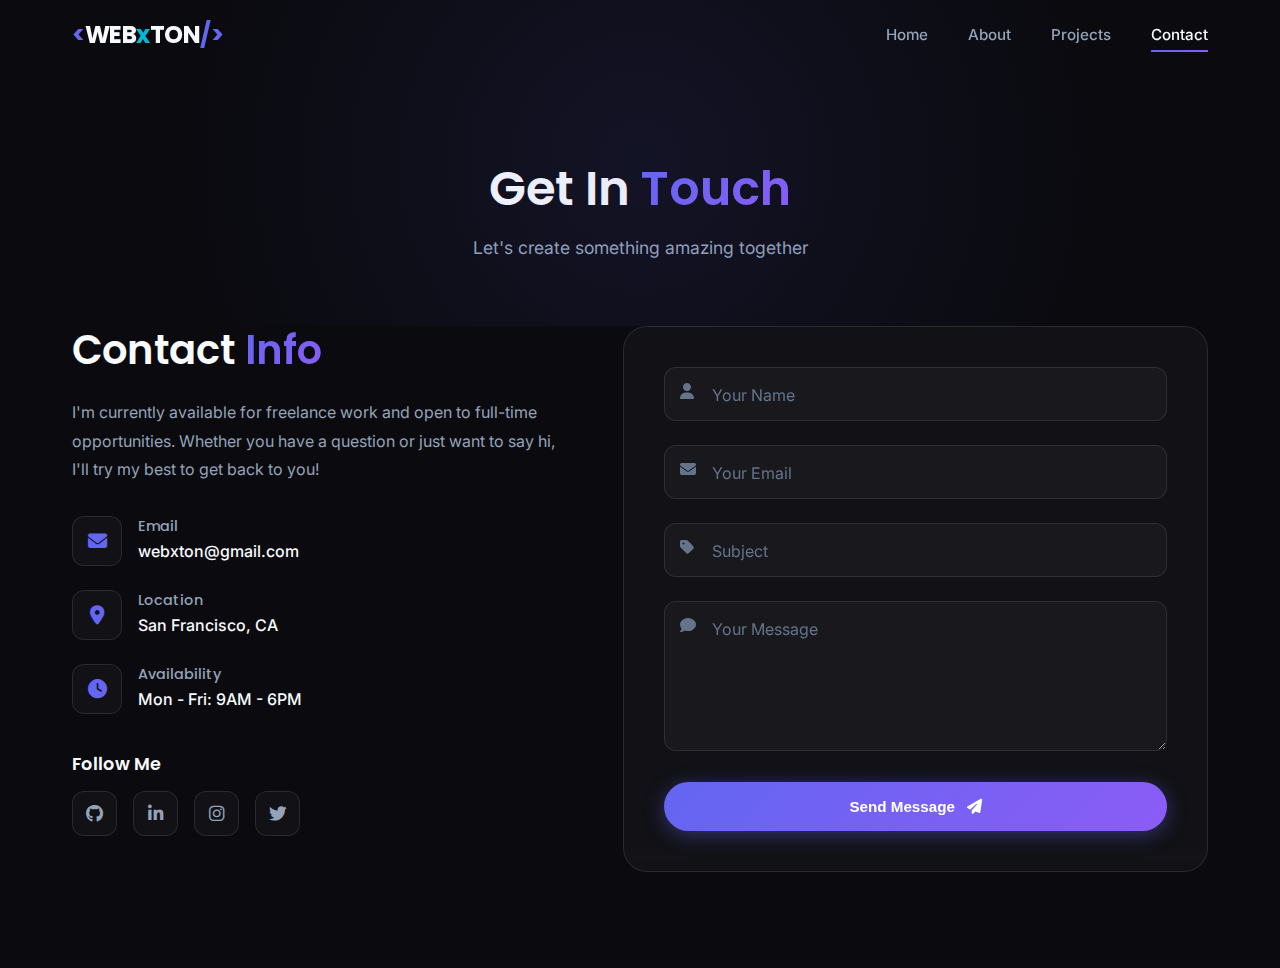
<file: contact.html>
<!-- contact.html - Contact Page -->
<!DOCTYPE html>
<html lang="en">
<head>
    <meta charset="UTF-8">
    <meta name="viewport" content="width=device-width, initial-scale=1.0">
    <title>Contact | WEBxTON</title>
    <link rel="stylesheet" href="styles.css">
    <link href="https://fonts.googleapis.com/css2?family=Poppins:wght@300;400;500;600;700&family=Inter:wght@300;400;500;600&display=swap" rel="stylesheet">
    <link rel="stylesheet" href="https://cdnjs.cloudflare.com/ajax/libs/font-awesome/6.4.0/css/all.min.css">
</head>
<body>
    <nav class="navbar" id="navbar">
        <div class="nav-container">
            <a href="index.html" class="nav-logo">
                <span class="logo-bracket">&lt;</span>WEB<span class="logo-accent">x</span>TON<span class="logo-bracket">/&gt;</span>
            </a>
            <div class="nav-toggle" id="navToggle">
                <span class="hamburger"></span>
            </div>
            <ul class="nav-menu" id="navMenu">
                <li><a href="index.html" class="nav-link">Home</a></li>
                <li><a href="about.html" class="nav-link">About</a></li>
                <li><a href="projects.html" class="nav-link">Projects</a></li>
                <li><a href="contact.html" class="nav-link active">Contact</a></li>
            </ul>
        </div>
    </nav>

    <section class="page-header">
        <div class="page-header-content">
            <h1 class="page-title">Get In <span class="gradient-text">Touch</span></h1>
            <p class="page-subtitle">Let's create something amazing together</p>
        </div>
    </section>

    <section class="contact-section">
        <div class="container">
            <div class="contact-grid">
                <div class="contact-info reveal-left">
                    <h2 class="section-title">Contact <span class="gradient-text">Info</span></h2>
                    <p class="contact-description">
                        I'm currently available for freelance work and open to full-time opportunities. 
                        Whether you have a question or just want to say hi, I'll try my best to get back to you!
                    </p>
                    
                    <div class="contact-details">
                        <div class="contact-item">
                            <div class="contact-icon">
                                <i class="fas fa-envelope"></i>
                            </div>
                            <div class="contact-text">
                                <h4>Email</h4>
                                <a href="mailto:webxton@gmail.com">webxton@gmail.com</a>
                            </div>
                        </div>
                        <div class="contact-item">
                            <div class="contact-icon">
                                <i class="fas fa-map-marker-alt"></i>
                            </div>
                            <div class="contact-text">
                                <h4>Location</h4>
                                <span>San Francisco, CA</span>
                            </div>
                        </div>
                        <div class="contact-item">
                            <div class="contact-icon">
                                <i class="fas fa-clock"></i>
                            </div>
                            <div class="contact-text">
                                <h4>Availability</h4>
                                <span>Mon - Fri: 9AM - 6PM</span>
                            </div>
                        </div>
                    </div>

                    <div class="social-links">
                        <h4>Follow Me</h4>
                        <div class="social-icons">
                            <a href="#" class="social-icon" title="GitHub">
                                <i class="fab fa-github"></i>
                            </a>
                            <a href="#" class="social-icon" title="LinkedIn">
                                <i class="fab fa-linkedin-in"></i>
                            </a>
                            <a href="#" class="social-icon" title="Instagram">
                                <i class="fab fa-instagram"></i>
                            </a>
                            <a href="#" class="social-icon" title="Twitter">
                                <i class="fab fa-twitter"></i>
                            </a>
                        </div>
                    </div>
                </div>

                <div class="contact-form-container reveal-right">
                    <!-- Form submits to Formspree (FREE) - Replace YOUR_FORM_ID with your actual Formspree form ID -->
                    <form class="contact-form" id="contactForm" action="https://formspree.io/f/xkovoygj" method="POST">
                        <div class="form-group">
                            <div class="input-group">
                                <input type="text" id="name" name="name" class="form-input" placeholder=" " required>
                                <label for="name" class="form-label">Your Name</label>
                                <i class="fas fa-user input-icon"></i>
                                <span class="input-line"></span>
                            </div>
                            <span class="error-message" id="nameError"></span>
                        </div>

                        <div class="form-group">
                            <div class="input-group">
                                <input type="email" id="email" name="email" class="form-input" placeholder=" " required>
                                <label for="email" class="form-label">Your Email</label>
                                <i class="fas fa-envelope input-icon"></i>
                                <span class="input-line"></span>
                            </div>
                            <span class="error-message" id="emailError"></span>
                        </div>

                        <div class="form-group">
                            <div class="input-group">
                                <input type="text" id="subject" name="subject" class="form-input" placeholder=" " required>
                                <label for="subject" class="form-label">Subject</label>
                                <i class="fas fa-tag input-icon"></i>
                                <span class="input-line"></span>
                            </div>
                            <span class="error-message" id="subjectError"></span>
                        </div>

                        <div class="form-group">
                            <div class="input-group">
                                <textarea id="message" name="message" class="form-input form-textarea" placeholder=" " required></textarea>
                                <label for="message" class="form-label">Your Message</label>
                                <i class="fas fa-comment input-icon"></i>
                                <span class="input-line"></span>
                            </div>
                            <span class="error-message" id="messageError"></span>
                        </div>

                        <!-- Hidden field for Formspree to redirect back after submission -->
                        <input type="hidden" name="_next" value="https://webxton.github.io/webxton.com/contact.html?success=true">

                        <button type="submit" class="btn btn-primary btn-full" id="submitBtn">
                            <span>Send Message</span>
                            <i class="fas fa-paper-plane"></i>
                            <div class="btn-loader"></div>
                        </button>
                    </form>

                    <div class="form-success" id="formSuccess">
                        <div class="success-icon">
                            <i class="fas fa-check-circle"></i>
                        </div>
                        <h3>Message Sent!</h3>
                        <p>Thank you for reaching out. I'll get back to you soon.</p>
                        <button class="btn btn-outline" id="resetForm">Send Another</button>
                    </div>
                </div>
            </div>
        </div>
    </section>

    <button class="scroll-top" id="scrollTop">
        <i class="fas fa-chevron-up"></i>
    </button>

    <script src="script.js"></script>
</body>
</html>
</file>
<file: styles.css>
/* styles.css - Main Stylesheet */

/* CSS Variables */
:root {
  --primary-color: #6366f1;
  --primary-hover: #4f46e5;
  --secondary-color: #8b5cf6;
  --accent-color: #06b6d4;
  --bg-primary: #0a0a0f;
  --bg-secondary: #12121a;
  --bg-card: rgba(255, 255, 255, 0.03);
  --text-primary: #f8fafc;
  --text-secondary: #94a3b8;
  --text-muted: #64748b;
  --border-color: rgba(255, 255, 255, 0.1);
  --glass-bg: rgba(18, 18, 26, 0.8);
  --gradient-1: linear-gradient(135deg, #6366f1 0%, #8b5cf6 100%);
  --gradient-2: linear-gradient(135deg, #06b6d4 0%, #6366f1 100%);
  --shadow-glow: 0 0 40px rgba(99, 102, 241, 0.3);
  --shadow-card: 0 8px 32px rgba(0, 0, 0, 0.4);
  --font-heading: 'Poppins', sans-serif;
  --font-body: 'Inter', sans-serif;
  --transition: all 0.3s cubic-bezier(0.4, 0, 0.2, 1);
}

/* Reset & Base */
* {
  margin: 0;
  padding: 0;
  box-sizing: border-box;
}

html {
  scroll-behavior: smooth;
}

body {
  font-family: var(--font-body);
  background-color: var(--bg-primary);
  color: var(--text-primary);
  line-height: 1.6;
  overflow-x: hidden;
}

/* Typography */
h1, h2, h3, h4, h5, h6 {
  font-family: var(--font-heading);
  font-weight: 600;
  line-height: 1.2;
}

a {
  text-decoration: none;
  color: inherit;
}

ul {
  list-style: none;
}

.gradient-text {
  background: var(--gradient-1);
  -webkit-background-clip: text;
  -webkit-text-fill-color: transparent;
  background-clip: text;
}

/* Container */
.container {
  max-width: 1200px;
  margin: 0 auto;
  padding: 0 2rem;
}

/* Navigation */
.navbar {
  position: fixed;
  top: 0;
  left: 0;
  width: 100%;
  z-index: 1000;
  padding: 1rem 0;
  transition: var(--transition);
  background: transparent;
}

.navbar.scrolled {
  background: var(--glass-bg);
  backdrop-filter: blur(20px);
  border-bottom: 1px solid var(--border-color);
  padding: 0.75rem 0;
}

.nav-container {
  max-width: 1200px;
  margin: 0 auto;
  padding: 0 2rem;
  display: flex;
  justify-content: space-between;
  align-items: center;
}

.nav-logo {
  font-family: var(--font-heading);
  font-size: 1.5rem;
  font-weight: 700;
  letter-spacing: -0.5px;
}

.logo-bracket {
  color: var(--primary-color);
}

.logo-accent {
  color: var(--accent-color);
}

.nav-menu {
  display: flex;
  gap: 2.5rem;
}

.nav-link {
  font-size: 0.95rem;
  font-weight: 500;
  color: var(--text-secondary);
  transition: var(--transition);
  position: relative;
  padding: 0.5rem 0;
}

.nav-link::after {
  content: '';
  position: absolute;
  bottom: 0;
  left: 0;
  width: 0;
  height: 2px;
  background: var(--gradient-1);
  transition: var(--transition);
}

.nav-link:hover,
.nav-link.active {
  color: var(--text-primary);
}

.nav-link:hover::after,
.nav-link.active::after {
  width: 100%;
}

.nav-toggle {
  display: none;
  cursor: pointer;
  width: 30px;
  height: 20px;
  position: relative;
  z-index: 1001;
}

.hamburger,
.hamburger::before,
.hamburger::after {
  content: '';
  position: absolute;
  width: 100%;
  height: 2px;
  background: var(--text-primary);
  transition: var(--transition);
}

.hamburger {
  top: 50%;
  transform: translateY(-50%);
}

.hamburger::before {
  top: -8px;
}

.hamburger::after {
  bottom: -8px;
}

.nav-toggle.active .hamburger {
  background: transparent;
}

.nav-toggle.active .hamburger::before {
  top: 0;
  transform: rotate(45deg);
}

.nav-toggle.active .hamburger::after {
  bottom: 0;
  transform: rotate(-45deg);
}

/* Hero Section */
.hero {
  min-height: 100vh;
  display: flex;
  align-items: center;
  position: relative;
  overflow: hidden;
  padding: 6rem 2rem 2rem;
}

.hero-particles {
  position: absolute;
  top: 0;
  left: 0;
  width: 100%;
  height: 100%;
  pointer-events: none;
  z-index: 1;
}

.particle {
  position: absolute;
  width: 4px;
  height: 4px;
  background: var(--primary-color);
  border-radius: 50%;
  opacity: 0.3;
  animation: float 15s infinite;
}

@keyframes float {
  0%, 100% { transform: translateY(0) translateX(0); opacity: 0.3; }
  50% { transform: translateY(-100px) translateX(50px); opacity: 0.8; }
}

.hero-glow {
  position: absolute;
  width: 600px;
  height: 600px;
  background: var(--primary-color);
  border-radius: 50%;
  filter: blur(150px);
  opacity: 0.15;
  top: 50%;
  right: -200px;
  transform: translateY(-50%);
  z-index: 0;
}

.hero-content {
  max-width: 1200px;
  margin: 0 auto;
  width: 100%;
  display: grid;
  grid-template-columns: 1fr 1fr;
  gap: 4rem;
  align-items: center;
  position: relative;
  z-index: 2;
}

.hero-greeting {
  font-size: 1rem;
  color: var(--accent-color);
  text-transform: uppercase;
  letter-spacing: 3px;
  margin-bottom: 1rem;
  font-weight: 500;
}

.hero-title {
  font-size: 3.5rem;
  margin-bottom: 1.5rem;
  line-height: 1.1;
}

.typewriter {
  display: inline-block;
  border-right: 3px solid var(--accent-color);
  padding-right: 5px;
  animation: blink 0.7s infinite;
}

@keyframes blink {
  0%, 100% { border-color: var(--accent-color); }
  50% { border-color: transparent; }
}

.hero-description {
  font-size: 1.1rem;
  color: var(--text-secondary);
  margin-bottom: 2.5rem;
  max-width: 500px;
  line-height: 1.8;
}

.hero-buttons {
  display: flex;
  gap: 1rem;
  flex-wrap: wrap;
}

/* Buttons */
.btn {
  display: inline-flex;
  align-items: center;
  gap: 0.75rem;
  padding: 1rem 2rem;
  border-radius: 50px;
  font-weight: 600;
  font-size: 0.95rem;
  transition: var(--transition);
  cursor: pointer;
  border: none;
  position: relative;
  overflow: hidden;
}

.btn-primary {
  background: var(--gradient-1);
  color: white;
  box-shadow: 0 4px 20px rgba(99, 102, 241, 0.4);
}

.btn-primary:hover {
  transform: translateY(-2px);
  box-shadow: 0 8px 30px rgba(99, 102, 241, 0.6);
}

.btn-outline {
  background: transparent;
  border: 2px solid var(--border-color);
  color: var(--text-primary);
}

.btn-outline:hover {
  border-color: var(--primary-color);
  background: rgba(99, 102, 241, 0.1);
}

.btn-full {
  width: 100%;
  justify-content: center;
}

/* Hero Image/Code Window */
.hero-image-container {
  position: relative;
  display: flex;
  justify-content: center;
  align-items: center;
}

.hero-image-bg {
  position: absolute;
  width: 400px;
  height: 400px;
  background: var(--gradient-2);
  border-radius: 30% 70% 70% 30% / 30% 30% 70% 70%;
  filter: blur(60px);
  opacity: 0.2;
  animation: morph 8s ease-in-out infinite;
}

@keyframes morph {
  0%, 100% { border-radius: 30% 70% 70% 30% / 30% 30% 70% 70%; }
  50% { border-radius: 70% 30% 30% 70% / 70% 70% 30% 30%; }
}

.code-window {
  background: var(--bg-secondary);
  border-radius: 16px;
  border: 1px solid var(--border-color);
  box-shadow: var(--shadow-card);
  overflow: hidden;
  width: 100%;
  max-width: 450px;
}

.code-header {
  background: rgba(255, 255, 255, 0.03);
  padding: 1rem;
  display: flex;
  gap: 0.5rem;
  border-bottom: 1px solid var(--border-color);
}

.code-dot {
  width: 12px;
  height: 12px;
  border-radius: 50%;
}

.code-dot.red { background: #ef4444; }
.code-dot.yellow { background: #eab308; }
.code-dot.green { background: #22c55e; }

.code-content {
  padding: 1.5rem;
  font-family: 'Fira Code', monospace;
  font-size: 0.9rem;
  line-height: 1.8;
}

.code-line {
  color: var(--text-secondary);
}

.code-line.indent {
  padding-left: 1.5rem;
}

.code-keyword { color: #c084fc; }
.code-variable { color: #60a5fa; }
.code-property { color: #f472b6; }
.code-string { color: #a3e635; }

.cursor-blink {
  color: var(--accent-color);
  animation: blink 1s infinite;
}


/* Page Header */
.page-header {
  padding: 10rem 2rem 4rem;
  text-align: center;
  position: relative;
  overflow: hidden;
}

.page-header::before {
  content: '';
  position: absolute;
  top: 0;
  left: 0;
  width: 100%;
  height: 100%;
  background: radial-gradient(circle at 50% 50%, rgba(99, 102, 241, 0.1) 0%, transparent 70%);
  pointer-events: none;
}

.page-title {
  font-size: 3rem;
  margin-bottom: 1rem;
}

.page-subtitle {
  color: var(--text-secondary);
  font-size: 1.1rem;
}

/* About Section */
.about-section {
  padding: 4rem 0 6rem;
}

.about-grid {
  display: grid;
  grid-template-columns: 1fr 1.5fr;
  gap: 4rem;
  align-items: center;
  margin-bottom: 6rem;
}

.about-image-wrapper {
  position: relative;
  display: inline-block;
}

.about-image-bg {
  position: absolute;
  inset: -20px;
  background: var(--gradient-1);
  border-radius: 20px;
  opacity: 0.2;
  filter: blur(20px);
}

.about-image {
  width: 100%;
  max-width: 400px;
  border-radius: 20px;
  position: relative;
  z-index: 1;
  border: 2px solid var(--border-color);
}

.experience-badge {
  position: absolute;
  bottom: -20px;
  right: -20px;
  background: var(--bg-secondary);
  border: 2px solid var(--primary-color);
  padding: 1.5rem;
  border-radius: 16px;
  text-align: center;
  z-index: 2;
  box-shadow: var(--shadow-glow);
}

.exp-number {
  display: block;
  font-size: 2.5rem;
  font-weight: 700;
  background: var(--gradient-1);
  -webkit-background-clip: text;
  -webkit-text-fill-color: transparent;
  line-height: 1;
}

.exp-text {
  font-size: 0.85rem;
  color: var(--text-secondary);
}

.about-content {
  padding-left: 2rem;
}

.section-title {
  font-size: 2.5rem;
  margin-bottom: 1.5rem;
}

.section-title.center {
  text-align: center;
  margin-bottom: 3rem;
}

.about-text {
  color: var(--text-secondary);
  margin-bottom: 1.5rem;
  font-size: 1.05rem;
  line-height: 1.8;
}

.about-stats {
  display: flex;
  gap: 3rem;
  margin: 2.5rem 0;
}

.stat-item {
  text-align: center;
}

.stat-number {
  display: block;
  font-size: 2.5rem;
  font-weight: 700;
  color: var(--primary-color);
  line-height: 1;
}

.stat-label {
  font-size: 0.9rem;
  color: var(--text-secondary);
  margin-top: 0.5rem;
  display: block;
}

/* Skills Section */
.skills-section {
  margin-top: 4rem;
}

.skills-grid {
  display: grid;
  grid-template-columns: repeat(auto-fit, minmax(300px, 1fr));
  gap: 2rem;
}

.skill-category {
  background: var(--bg-card);
  border: 1px solid var(--border-color);
  border-radius: 20px;
  padding: 2rem;
  backdrop-filter: blur(10px);
  transition: var(--transition);
}

.skill-category:hover {
  transform: translateY(-5px);
  border-color: var(--primary-color);
  box-shadow: var(--shadow-glow);
}

.skill-header {
  display: flex;
  align-items: center;
  gap: 1rem;
  margin-bottom: 1.5rem;
}

.skill-icon {
  width: 50px;
  height: 50px;
  background: var(--gradient-1);
  border-radius: 12px;
  display: flex;
  align-items: center;
  justify-content: center;
  font-size: 1.5rem;
  color: white;
}

.skill-header h3 {
  font-size: 1.25rem;
}

.skill-bars {
  display: flex;
  flex-direction: column;
  gap: 1.5rem;
}

.skill-item {
  width: 100%;
}

.skill-info {
  display: flex;
  justify-content: space-between;
  margin-bottom: 0.5rem;
  font-size: 0.9rem;
  font-weight: 500;
}

.skill-progress {
  height: 8px;
  background: rgba(255, 255, 255, 0.05);
  border-radius: 10px;
  overflow: hidden;
}

.skill-progress-bar {
  height: 100%;
  background: var(--gradient-1);
  border-radius: 10px;
  width: 0;
  transition: width 1.5s ease-out;
}

/* Projects Section */
.projects-section {
  padding: 0 0 6rem;
}

.projects-filter {
  display: flex;
  justify-content: center;
  gap: 1rem;
  margin-bottom: 3rem;
  flex-wrap: wrap;
}

.filter-btn {
  padding: 0.75rem 1.5rem;
  background: transparent;
  border: 1px solid var(--border-color);
  color: var(--text-secondary);
  border-radius: 50px;
  cursor: pointer;
  transition: var(--transition);
  font-size: 0.9rem;
  font-weight: 500;
}

.filter-btn:hover,
.filter-btn.active {
  background: var(--gradient-1);
  border-color: transparent;
  color: white;
}

.projects-grid {
  display: grid;
  grid-template-columns: repeat(auto-fill, minmax(350px, 1fr));
  gap: 2rem;
}

.project-card {
  background: var(--bg-card);
  border: 1px solid var(--border-color);
  border-radius: 20px;
  overflow: hidden;
  transition: var(--transition);
  position: relative;
}

.project-card:hover {
  transform: translateY(-10px) scale(1.02);
  border-color: var(--primary-color);
  box-shadow: var(--shadow-glow);
}

.project-image {
  position: relative;
  overflow: hidden;
  height: 220px;
}

.project-image img {
  width: 100%;
  height: 100%;
  object-fit: cover;
  transition: transform 0.5s ease;
}

.project-card:hover .project-image img {
  transform: scale(1.1);
}

.project-overlay {
  position: absolute;
  inset: 0;
  background: rgba(10, 10, 15, 0.9);
  display: flex;
  align-items: center;
  justify-content: center;
  opacity: 0;
  transition: var(--transition);
}

.project-card:hover .project-overlay {
  opacity: 1;
}

.project-links {
  display: flex;
  gap: 1rem;
}

.project-link {
  width: 50px;
  height: 50px;
  background: var(--gradient-1);
  border-radius: 50%;
  display: flex;
  align-items: center;
  justify-content: center;
  color: white;
  font-size: 1.2rem;
  transform: translateY(20px);
  transition: var(--transition);
}

.project-card:hover .project-link {
  transform: translateY(0);
}

.project-link:hover {
  transform: scale(1.1);
  box-shadow: 0 0 20px rgba(99, 102, 241, 0.6);
}

.project-info {
  padding: 1.5rem;
}

.project-title {
  font-size: 1.25rem;
  margin-bottom: 0.75rem;
}

.project-description {
  color: var(--text-secondary);
  font-size: 0.95rem;
  margin-bottom: 1rem;
  line-height: 1.6;
}

.project-tech {
  display: flex;
  flex-wrap: wrap;
  gap: 0.5rem;
}

.tech-tag {
  padding: 0.35rem 0.75rem;
  background: rgba(99, 102, 241, 0.1);
  border: 1px solid rgba(99, 102, 241, 0.3);
  border-radius: 20px;
  font-size: 0.8rem;
  color: var(--primary-color);
  font-weight: 500;
}

/* Contact Section */
.contact-section {
  padding: 0 0 6rem;
}

.contact-grid {
  display: grid;
  grid-template-columns: 1fr 1.2fr;
  gap: 4rem;
}

.contact-description {
  color: var(--text-secondary);
  margin-bottom: 2rem;
  line-height: 1.8;
}

.contact-details {
  display: flex;
  flex-direction: column;
  gap: 1.5rem;
  margin-bottom: 2.5rem;
}

.contact-item {
  display: flex;
  align-items: center;
  gap: 1rem;
}

.contact-icon {
  width: 50px;
  height: 50px;
  background: var(--bg-card);
  border: 1px solid var(--border-color);
  border-radius: 12px;
  display: flex;
  align-items: center;
  justify-content: center;
  font-size: 1.2rem;
  color: var(--primary-color);
  transition: var(--transition);
}

.contact-item:hover .contact-icon {
  background: var(--gradient-1);
  color: white;
  border-color: transparent;
}

.contact-text h4 {
  font-size: 0.9rem;
  color: var(--text-secondary);
  margin-bottom: 0.25rem;
  font-weight: 500;
}

.contact-text a,
.contact-text span {
  color: var(--text-primary);
  font-weight: 500;
  transition: var(--transition);
}

.contact-text a:hover {
  color: var(--primary-color);
}

.social-links h4 {
  margin-bottom: 1rem;
  font-size: 1.1rem;
}

.social-icons {
  display: flex;
  gap: 1rem;
}

.social-icon {
  width: 45px;
  height: 45px;
  background: var(--bg-card);
  border: 1px solid var(--border-color);
  border-radius: 12px;
  display: flex;
  align-items: center;
  justify-content: center;
  font-size: 1.1rem;
  color: var(--text-secondary);
  transition: var(--transition);
}

.social-icon:hover {
  background: var(--gradient-1);
  color: white;
  border-color: transparent;
  transform: translateY(-3px);
  box-shadow: var(--shadow-glow);
}

/* Contact Form */
.contact-form-container {
  background: var(--bg-card);
  border: 1px solid var(--border-color);
  border-radius: 24px;
  padding: 2.5rem;
  backdrop-filter: blur(10px);
}

.form-group {
  margin-bottom: 1.5rem;
  position: relative;
}

.input-group {
  position: relative;
}

.form-input {
  width: 100%;
  padding: 1rem 1rem 1rem 3rem;
  background: rgba(255, 255, 255, 0.03);
  border: 1px solid var(--border-color);
  border-radius: 12px;
  color: var(--text-primary);
  font-size: 1rem;
  font-family: inherit;
  transition: var(--transition);
}

.form-input:focus {
  outline: none;
  border-color: var(--primary-color);
  background: rgba(99, 102, 241, 0.05);
}

.form-textarea {
  min-height: 150px;
  resize: vertical;
}

.form-label {
  position: absolute;
  left: 3rem;
  top: 1rem;
  color: var(--text-muted);
  pointer-events: none;
  transition: var(--transition);
  font-size: 1rem;
}

.form-input:focus ~ .form-label,
.form-input:not(:placeholder-shown) ~ .form-label {
  top: -0.6rem;
  left: 1rem;
  font-size: 0.8rem;
  color: var(--primary-color);
  background: var(--bg-secondary);
  padding: 0 0.5rem;
}

.input-icon {
  position: absolute;
  left: 1rem;
  top: 1rem;
  color: var(--text-muted);
  transition: var(--transition);
}

.form-input:focus ~ .input-icon {
  color: var(--primary-color);
}

.input-line {
  position: absolute;
  bottom: 0;
  left: 50%;
  width: 0;
  height: 2px;
  background: var(--gradient-1);
  transition: var(--transition);
  transform: translateX(-50%);
}

.form-input:focus ~ .input-line {
  width: 100%;
}

.error-message {
  display: block;
  color: #ef4444;
  font-size: 0.85rem;
  margin-top: 0.5rem;
  opacity: 0;
  transform: translateY(-10px);
  transition: var(--transition);
}

.error-message.show {
  opacity: 1;
  transform: translateY(0);
}

.form-input.error {
  border-color: #ef4444;
}

.btn-loader {
  position: absolute;
  inset: 0;
  background: var(--gradient-1);
  display: flex;
  align-items: center;
  justify-content: center;
  opacity: 0;
  visibility: hidden;
  transition: var(--transition);
}

.btn-loader::after {
  content: '';
  width: 20px;
  height: 20px;
  border: 2px solid transparent;
  border-top-color: white;
  border-radius: 50%;
  animation: spin 0.8s linear infinite;
}

.btn.loading .btn-loader {
  opacity: 1;
  visibility: visible;
}

.btn.loading span,
.btn.loading i {
  opacity: 0;
}

@keyframes spin {
  to { transform: rotate(360deg); }
}

.form-success {
  text-align: center;
  padding: 3rem 2rem;
  display: none;
}

.form-success.show {
  display: block;
  animation: fadeIn 0.5s ease;
}

.success-icon {
  font-size: 4rem;
  color: #22c55e;
  margin-bottom: 1.5rem;
}

.form-success h3 {
  font-size: 1.5rem;
  margin-bottom: 0.5rem;
}

.form-success p {
  color: var(--text-secondary);
  margin-bottom: 1.5rem;
}

/* Scroll to Top */
.scroll-top {
  position: fixed;
  bottom: 2rem;
  right: 2rem;
  width: 50px;
  height: 50px;
  background: var(--gradient-1);
  border: none;
  border-radius: 50%;
  color: white;
  font-size: 1.2rem;
  cursor: pointer;
  opacity: 0;
  visibility: hidden;
  transform: translateY(20px);
  transition: var(--transition);
  z-index: 999;
  box-shadow: 0 4px 20px rgba(99, 102, 241, 0.4);
}

.scroll-top.visible {
  opacity: 1;
  visibility: visible;
  transform: translateY(0);
}

.scroll-top:hover {
  transform: translateY(-5px);
  box-shadow: 0 8px 30px rgba(99, 102, 241, 0.6);
}

/* Animations */
.reveal-up,
.reveal-left,
.reveal-right {
  opacity: 0;
  transform: translateY(30px);
  transition: all 0.8s ease-out;
}

.reveal-left {
  transform: translateX(-50px);
}

.reveal-right {
  transform: translateX(50px);
}

.reveal-up.active,
.reveal-left.active,
.reveal-right.active {
  opacity: 1;
  transform: translate(0);
}

@keyframes fadeIn {
  from { opacity: 0; transform: translateY(20px); }
  to { opacity: 1; transform: translateY(0); }
}

/* Responsive Design */
@media (max-width: 1024px) {
  .hero-content {
      grid-template-columns: 1fr;
      text-align: center;
  }

  .hero-description {
      margin-left: auto;
      margin-right: auto;
  }

  .hero-buttons {
      justify-content: center;
  }

  .hero-image {
      order: -1;
  }

  .code-window {
      max-width: 350px;
      margin: 0 auto;
  }

  .about-grid,
  .contact-grid {
      grid-template-columns: 1fr;
      gap: 3rem;
  }

  .about-image-container {
      text-align: center;
  }

  .about-content {
      padding-left: 0;
      text-align: center;
  }

  .about-stats {
      justify-content: center;
  }

  .contact-info {
      text-align: center;
  }

  .contact-details {
      align-items: center;
  }

  .social-icons {
      justify-content: center;
  }
}

@media (max-width: 768px) {
  .nav-menu {
      position: fixed;
      top: 0;
      right: -100%;
      width: 70%;
      height: 100vh;
      background: var(--bg-secondary);
      flex-direction: column;
      padding: 6rem 2rem 2rem;
      transition: var(--transition);
      border-left: 1px solid var(--border-color);
  }

  .nav-menu.active {
      right: 0;
  }

  .nav-toggle {
      display: block;
  }

  .hero-title {
      font-size: 2.5rem;
  }

  .page-title {
      font-size: 2rem;
  }

  .section-title {
      font-size: 2rem;
  }

  .projects-grid {
      grid-template-columns: 1fr;
  }

  .skills-grid {
      grid-template-columns: 1fr;
  }

  .contact-form-container {
      padding: 1.5rem;
  }
}

@media (max-width: 480px) {
  .hero-title {
      font-size: 2rem;
  }

  .btn {
      padding: 0.875rem 1.5rem;
      font-size: 0.9rem;
  }

  .stat-number {
      font-size: 2rem;
  }

  .experience-badge {
      padding: 1rem;
      bottom: -10px;
      right: -10px;
  }

  .exp-number {
      font-size: 2rem;
  }
}

/* Additional Styles for Enhanced Home Page */

/* Featured/Services Section */
.featured-section {
  padding: 6rem 0;
  background: var(--bg-secondary);
  position: relative;
}

.featured-section::before {
  content: '';
  position: absolute;
  top: 0;
  left: 0;
  width: 100%;
  height: 100%;
  background: radial-gradient(circle at 80% 20%, rgba(99, 102, 241, 0.05) 0%, transparent 50%);
}

.section-header {
  text-align: center;
  margin-bottom: 4rem;
}

.section-subtitle {
  color: var(--text-secondary);
  font-size: 1.1rem;
  margin-top: 0.5rem;
}

.services-grid {
  display: grid;
  grid-template-columns: repeat(auto-fit, minmax(300px, 1fr));
  gap: 2rem;
  position: relative;
  z-index: 1;
}

.service-card {
  background: var(--bg-card);
  border: 1px solid var(--border-color);
  border-radius: 20px;
  padding: 2.5rem;
  transition: var(--transition);
  position: relative;
  overflow: hidden;
}

.service-card::before {
  content: '';
  position: absolute;
  top: 0;
  left: 0;
  width: 100%;
  height: 3px;
  background: var(--gradient-1);
  transform: scaleX(0);
  transition: var(--transition);
}

.service-card:hover {
  transform: translateY(-10px);
  border-color: var(--primary-color);
  box-shadow: var(--shadow-glow);
}

.service-card:hover::before {
  transform: scaleX(1);
}

.service-icon {
  width: 70px;
  height: 70px;
  background: var(--gradient-1);
  border-radius: 16px;
  display: flex;
  align-items: center;
  justify-content: center;
  font-size: 1.8rem;
  color: white;
  margin-bottom: 1.5rem;
  box-shadow: 0 10px 30px rgba(99, 102, 241, 0.3);
}

.service-card h3 {
  font-size: 1.4rem;
  margin-bottom: 1rem;
}

.service-card p {
  color: var(--text-secondary);
  margin-bottom: 1.5rem;
  line-height: 1.7;
}

.service-link {
  display: inline-flex;
  align-items: center;
  gap: 0.5rem;
  color: var(--primary-color);
  font-weight: 600;
  transition: var(--transition);
}

.service-link:hover {
  gap: 1rem;
  color: var(--accent-color);
}

.service-link i {
  transition: var(--transition);
}

/* Stats Section */
.stats-section {
  padding: 4rem 0;
  background: var(--bg-primary);
  border-top: 1px solid var(--border-color);
  border-bottom: 1px solid var(--border-color);
}

.stats-grid {
  display: grid;
  grid-template-columns: repeat(auto-fit, minmax(200px, 1fr));
  gap: 2rem;
  text-align: center;
}

.stat-box {
  padding: 2rem;
  position: relative;
}

.stat-box:not(:last-child)::after {
  content: '';
  position: absolute;
  right: 0;
  top: 50%;
  transform: translateY(-50%);
  height: 50px;
  width: 1px;
  background: var(--border-color);
}

.stat-box .stat-number {
  display: block;
  font-size: 3rem;
  font-weight: 700;
  background: var(--gradient-1);
  -webkit-background-clip: text;
  -webkit-text-fill-color: transparent;
  line-height: 1;
  margin-bottom: 0.5rem;
}

.stat-box .stat-label {
  color: var(--text-secondary);
  font-size: 0.95rem;
}

/* CTA Section */
.cta-section {
  padding: 6rem 0;
  background: var(--bg-secondary);
  position: relative;
  overflow: hidden;
}

.cta-section::before {
  content: '';
  position: absolute;
  top: -50%;
  left: -50%;
  width: 200%;
  height: 200%;
  background: radial-gradient(circle, rgba(99, 102, 241, 0.1) 0%, transparent 70%);
  animation: rotate 20s linear infinite;
}

@keyframes rotate {
  from { transform: rotate(0deg); }
  to { transform: rotate(360deg); }
}

.cta-content {
  text-align: center;
  position: relative;
  z-index: 1;
}

.cta-content h2 {
  font-size: 2.5rem;
  margin-bottom: 1rem;
}

.cta-content p {
  color: var(--text-secondary);
  font-size: 1.1rem;
  max-width: 600px;
  margin: 0 auto 2rem;
}

.btn-lg {
  padding: 1.25rem 2.5rem;
  font-size: 1.1rem;
}

/* Footer */
.footer {
  background: var(--bg-primary);
  border-top: 1px solid var(--border-color);
  padding: 4rem 0 2rem;
}

.footer-content {
  display: grid;
  grid-template-columns: 2fr 1fr 1fr;
  gap: 4rem;
  margin-bottom: 3rem;
}

.footer-logo {
  font-family: var(--font-heading);
  font-size: 1.8rem;
  font-weight: 700;
  display: inline-block;
  margin-bottom: 1rem;
}

.footer-brand p {
  color: var(--text-secondary);
  max-width: 300px;
}

.footer-links h4,
.footer-social h4 {
  font-size: 1.1rem;
  margin-bottom: 1.5rem;
  color: var(--text-primary);
}

.footer-links ul {
  display: flex;
  flex-direction: column;
  gap: 0.75rem;
}

.footer-links a {
  color: var(--text-secondary);
  transition: var(--transition);
}

.footer-links a:hover {
  color: var(--primary-color);
  padding-left: 5px;
}

.footer-social .social-icons {
  display: flex;
  gap: 1rem;
}

.footer-social .social-icon {
  width: 40px;
  height: 40px;
  background: var(--bg-card);
  border: 1px solid var(--border-color);
  border-radius: 10px;
  display: flex;
  align-items: center;
  justify-content: center;
  color: var(--text-secondary);
  transition: var(--transition);
}

.footer-social .social-icon:hover {
  background: var(--gradient-1);
  color: white;
  border-color: transparent;
  transform: translateY(-3px);
}

.footer-bottom {
  text-align: center;
  padding-top: 2rem;
  border-top: 1px solid var(--border-color);
}

.footer-bottom p {
  color: var(--text-muted);
  font-size: 0.9rem;
}

/* Responsive Adjustments */
@media (max-width: 1024px) {
  .footer-content {
      grid-template-columns: 1fr 1fr;
  }
  
  .stat-box:not(:last-child)::after {
      display: none;
  }
}

@media (max-width: 768px) {
  .footer-content {
      grid-template-columns: 1fr;
      text-align: center;
      gap: 2rem;
  }
  
  .footer-brand {
      display: flex;
      flex-direction: column;
      align-items: center;
  }
  
  .footer-brand p {
      max-width: 100%;
  }
  
  .footer-social .social-icons {
      justify-content: center;
  }
  
  .stats-grid {
      grid-template-columns: repeat(2, 1fr);
  }
  
  .stat-box .stat-number {
      font-size: 2.5rem;
  }
  
  .cta-content h2 {
      font-size: 2rem;
  }
}

@media (max-width: 480px) {
  .services-grid {
      grid-template-columns: 1fr;
  }
  
  .stats-grid {
      grid-template-columns: 1fr;
  }
  
  .service-card {
      padding: 2rem;
  }
}
</file>
